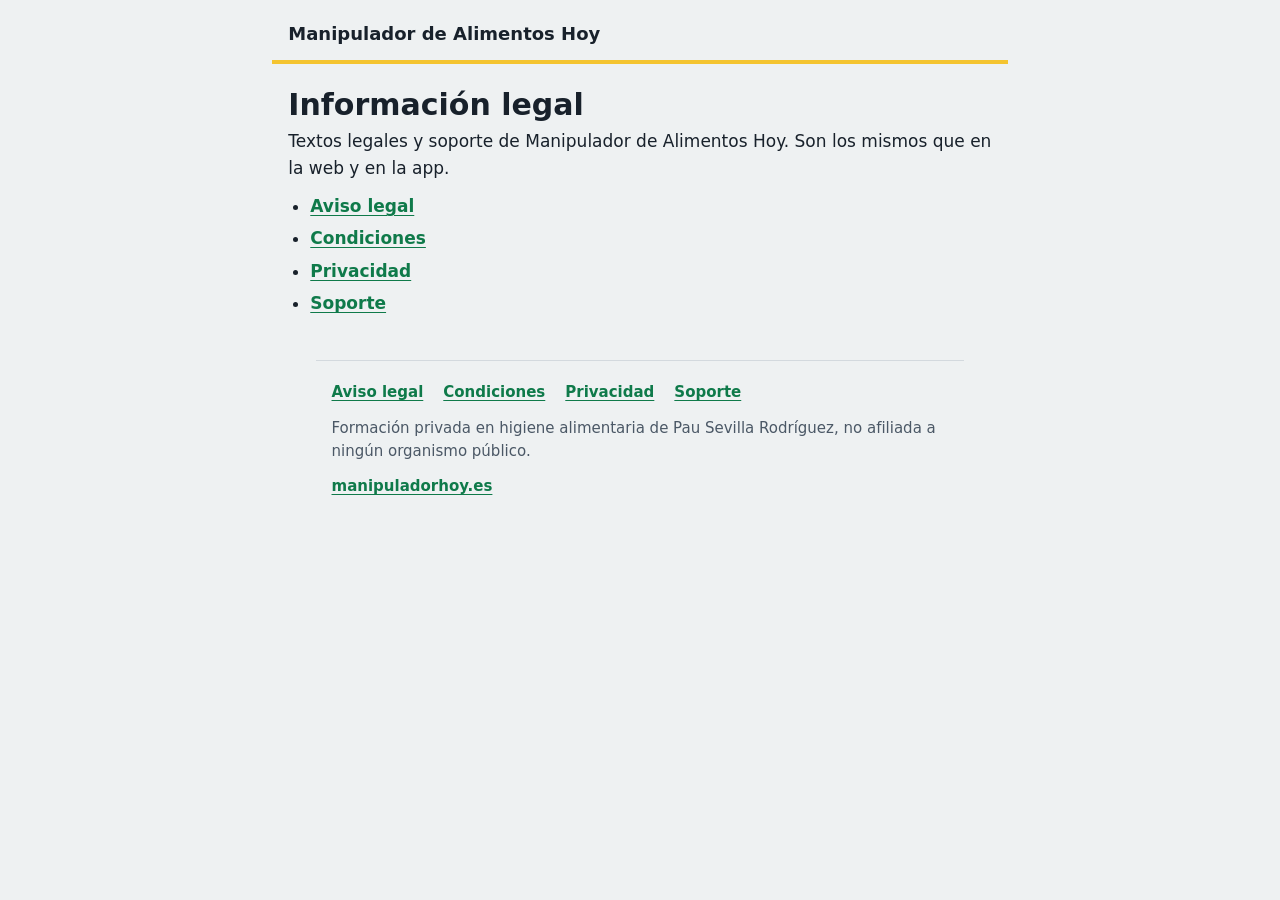
<file: index.html>
<!doctype html>
<html lang="es">
<head>
<meta charset="utf-8">
<meta name="viewport" content="width=device-width, initial-scale=1">
<title>Información legal · Manipulador de Alimentos Hoy</title>
<meta name="description" content="Aviso legal, condiciones, privacidad y soporte de Manipulador de Alimentos Hoy.">
<link rel="stylesheet" href="estilos.css">
</head>
<body>
<a class="saltar" href="#contenido">Ir al contenido</a>
<header><a class="marca" href="index.html">Manipulador de Alimentos Hoy</a></header>
<main id="contenido">
<h1>Información legal</h1>
<p>Textos legales y soporte de Manipulador de Alimentos Hoy. Son los mismos que en la web y en la app.</p>
<ul>
<li><a href="aviso-legal.html">Aviso legal</a></li>
<li><a href="condiciones.html">Condiciones</a></li>
<li><a href="privacidad.html">Privacidad</a></li>
<li><a href="soporte.html">Soporte</a></li>
</ul>
</main>
<footer>
<nav aria-label="Información legal"><a href="aviso-legal.html">Aviso legal</a><a href="condiciones.html">Condiciones</a><a href="privacidad.html">Privacidad</a><a href="soporte.html">Soporte</a></nav>
<p>Formación privada en higiene alimentaria de Pau Sevilla Rodríguez, no afiliada a ningún organismo público.</p>
<p><a href="https://manipuladorhoy.es/">manipuladorhoy.es</a></p>
</footer>
</body>
</html>
</file>
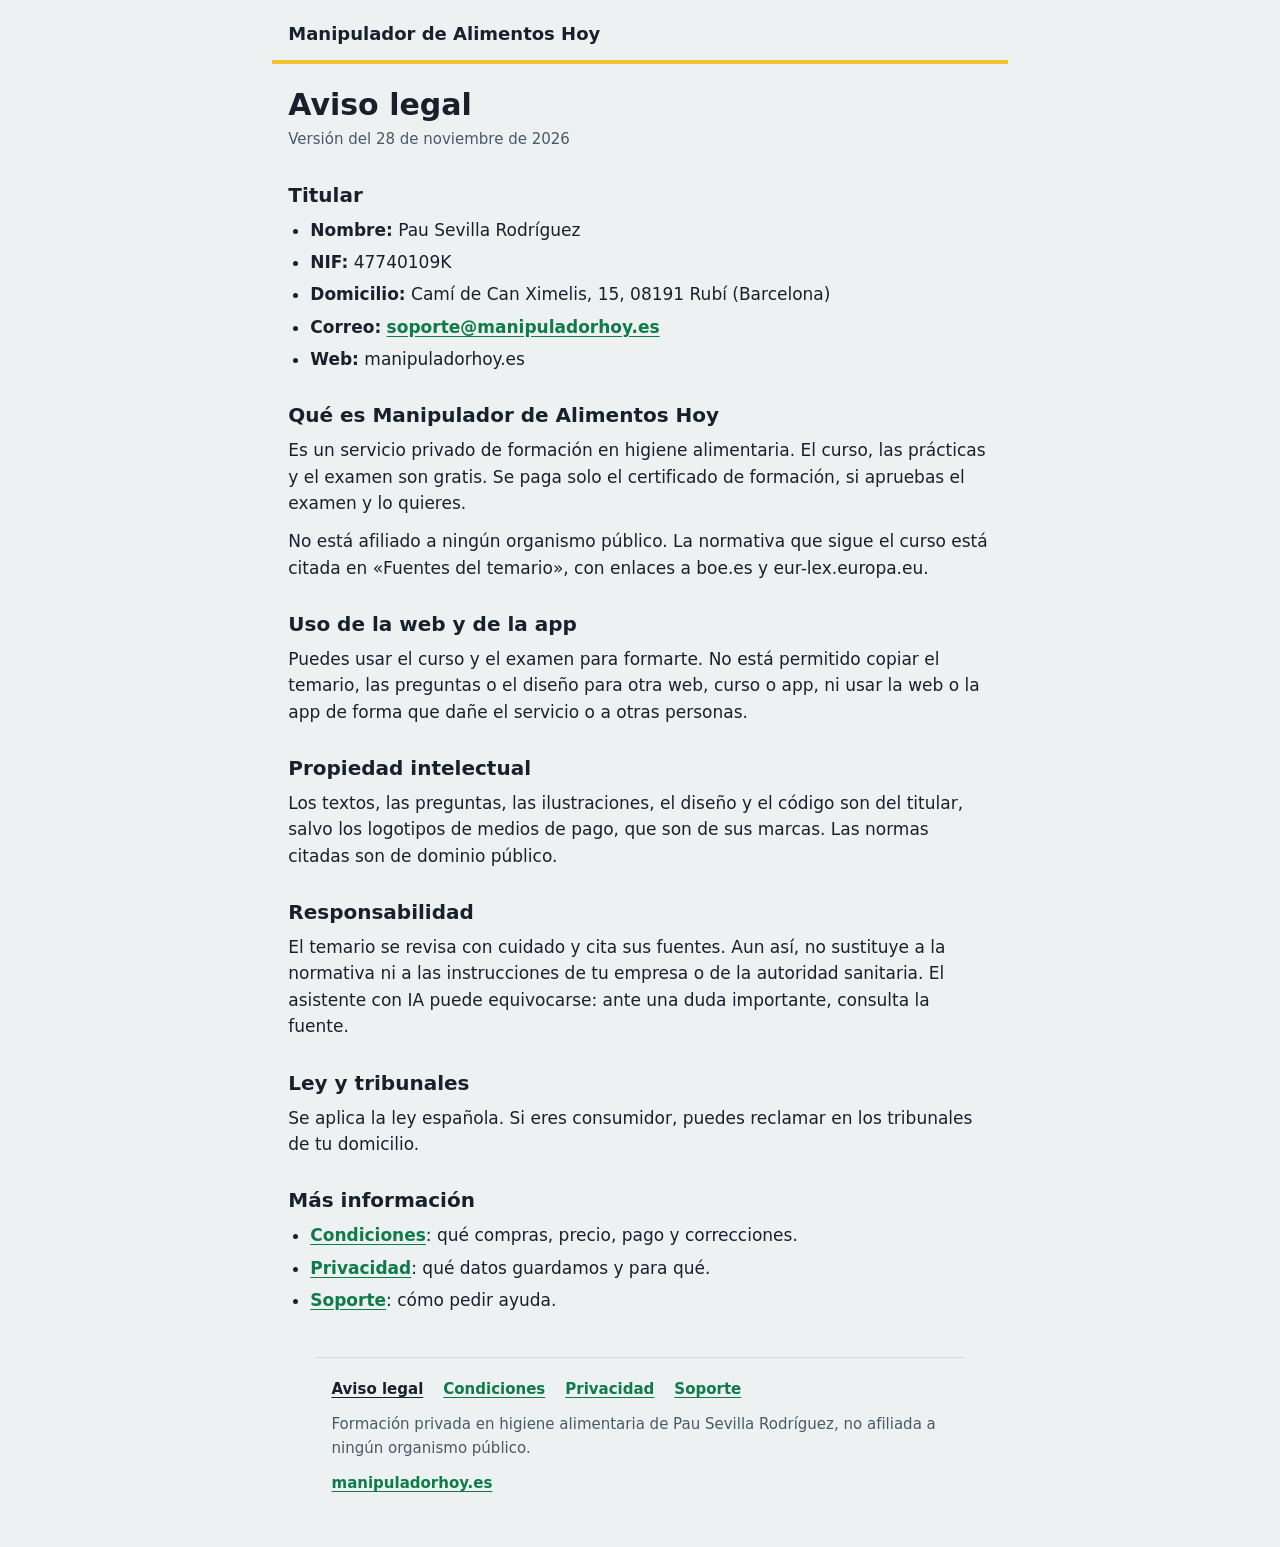
<file: aviso-legal.html>
<!doctype html>
<html lang="es">
<head>
<meta charset="utf-8">
<meta name="viewport" content="width=device-width, initial-scale=1">
<title>Aviso legal · Manipulador de Alimentos Hoy</title>
<meta name="description" content="Aviso legal de Manipulador de Alimentos Hoy.">
<link rel="stylesheet" href="estilos.css">
</head>
<body>
<a class="saltar" href="#contenido">Ir al contenido</a>
<header><a class="marca" href="index.html">Manipulador de Alimentos Hoy</a></header>
<main id="contenido">
<h1>Aviso legal</h1>
<p class="fecha">Versión del 28 de noviembre de 2026</p>
<h2>Titular</h2>
<ul>
<li><strong>Nombre:</strong> Pau Sevilla Rodríguez</li>
<li><strong>NIF:</strong> 47740109K</li>
<li><strong>Domicilio:</strong> Camí de Can Ximelis, 15, 08191 Rubí (Barcelona)</li>
<li><strong>Correo:</strong> <a href="mailto:soporte@manipuladorhoy.es">soporte@manipuladorhoy.es</a></li>
<li><strong>Web:</strong> manipuladorhoy.es</li>
</ul>
<h2>Qué es Manipulador de Alimentos Hoy</h2>
<p>Es un servicio privado de formación en higiene alimentaria. El curso, las prácticas y el examen son gratis. Se paga solo el certificado de formación, si apruebas el examen y lo quieres.</p>
<p>No está afiliado a ningún organismo público. La normativa que sigue el curso está citada en «Fuentes del temario», con enlaces a boe.es y eur-lex.europa.eu.</p>
<h2>Uso de la web y de la app</h2>
<p>Puedes usar el curso y el examen para formarte. No está permitido copiar el temario, las preguntas o el diseño para otra web, curso o app, ni usar la web o la app de forma que dañe el servicio o a otras personas.</p>
<h2>Propiedad intelectual</h2>
<p>Los textos, las preguntas, las ilustraciones, el diseño y el código son del titular, salvo los logotipos de medios de pago, que son de sus marcas. Las normas citadas son de dominio público.</p>
<h2>Responsabilidad</h2>
<p>El temario se revisa con cuidado y cita sus fuentes. Aun así, no sustituye a la normativa ni a las instrucciones de tu empresa o de la autoridad sanitaria. El asistente con IA puede equivocarse: ante una duda importante, consulta la fuente.</p>
<h2>Ley y tribunales</h2>
<p>Se aplica la ley española. Si eres consumidor, puedes reclamar en los tribunales de tu domicilio.</p>
<h2>Más información</h2>
<ul>
<li><a href="condiciones.html">Condiciones</a>: qué compras, precio, pago y correcciones.</li>
<li><a href="privacidad.html">Privacidad</a>: qué datos guardamos y para qué.</li>
<li><a href="soporte.html">Soporte</a>: cómo pedir ayuda.</li>
</ul>
</main>
<footer>
<nav aria-label="Información legal"><a href="aviso-legal.html" aria-current="page">Aviso legal</a><a href="condiciones.html">Condiciones</a><a href="privacidad.html">Privacidad</a><a href="soporte.html">Soporte</a></nav>
<p>Formación privada en higiene alimentaria de Pau Sevilla Rodríguez, no afiliada a ningún organismo público.</p>
<p><a href="https://manipuladorhoy.es/">manipuladorhoy.es</a></p>
</footer>
</body>
</html>
</file>
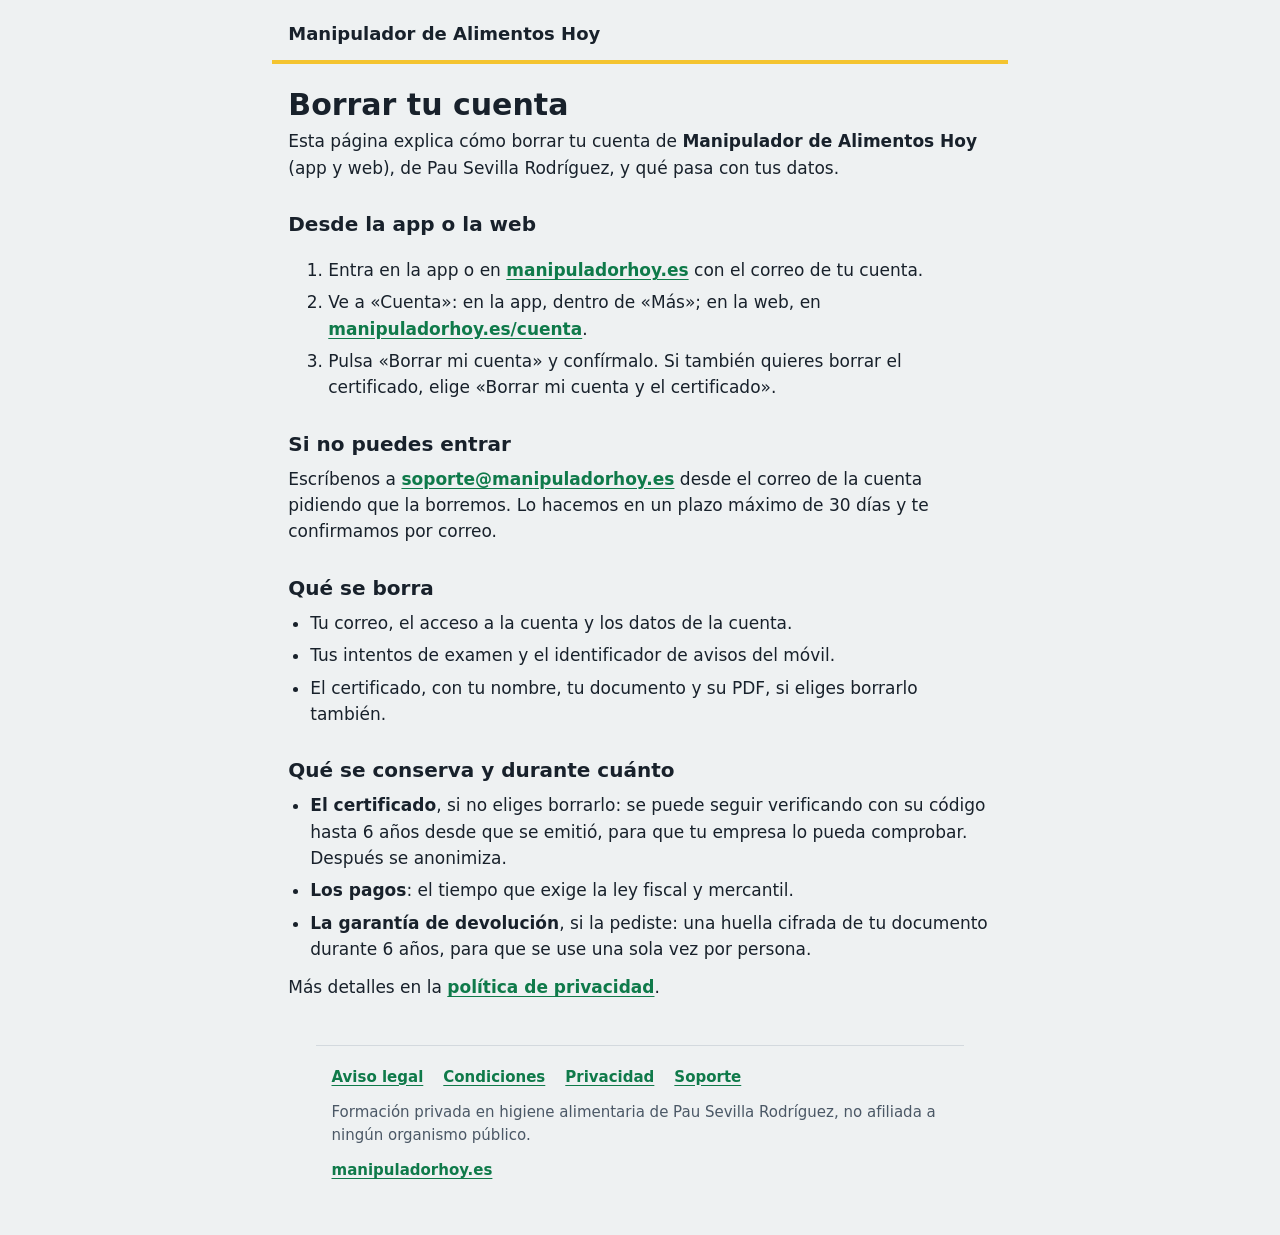
<file: borrar-cuenta.html>
<!doctype html>
<html lang="es">
<head>
<meta charset="utf-8">
<meta name="viewport" content="width=device-width, initial-scale=1">
<title>Borrar tu cuenta · Manipulador de Alimentos Hoy</title>
<meta name="description" content="Cómo borrar tu cuenta de Manipulador de Alimentos Hoy y qué datos se borran.">
<link rel="stylesheet" href="estilos.css">
</head>
<body>
<a class="saltar" href="#contenido">Ir al contenido</a>
<header><a class="marca" href="index.html">Manipulador de Alimentos Hoy</a></header>
<main id="contenido">
<h1>Borrar tu cuenta</h1>
<p>Esta página explica cómo borrar tu cuenta de <strong>Manipulador de Alimentos Hoy</strong> (app y web), de Pau Sevilla Rodríguez, y qué pasa con tus datos.</p>
<h2>Desde la app o la web</h2>
<ol>
<li>Entra en la app o en <a href="https://manipuladorhoy.es/">manipuladorhoy.es</a> con el correo de tu cuenta.</li>
<li>Ve a «Cuenta»: en la app, dentro de «Más»; en la web, en <a href="https://manipuladorhoy.es/cuenta">manipuladorhoy.es/cuenta</a>.</li>
<li>Pulsa «Borrar mi cuenta» y confírmalo. Si también quieres borrar el certificado, elige «Borrar mi cuenta y el certificado».</li>
</ol>
<h2>Si no puedes entrar</h2>
<p>Escríbenos a <a href="mailto:soporte@manipuladorhoy.es?subject=Borrar%20mi%20cuenta">soporte@manipuladorhoy.es</a> desde el correo de la cuenta pidiendo que la borremos. Lo hacemos en un plazo máximo de 30 días y te confirmamos por correo.</p>
<h2>Qué se borra</h2>
<ul>
<li>Tu correo, el acceso a la cuenta y los datos de la cuenta.</li>
<li>Tus intentos de examen y el identificador de avisos del móvil.</li>
<li>El certificado, con tu nombre, tu documento y su PDF, si eliges borrarlo también.</li>
</ul>
<h2>Qué se conserva y durante cuánto</h2>
<ul>
<li><strong>El certificado</strong>, si no eliges borrarlo: se puede seguir verificando con su código hasta 6 años desde que se emitió, para que tu empresa lo pueda comprobar. Después se anonimiza.</li>
<li><strong>Los pagos</strong>: el tiempo que exige la ley fiscal y mercantil.</li>
<li><strong>La garantía de devolución</strong>, si la pediste: una huella cifrada de tu documento durante 6 años, para que se use una sola vez por persona.</li>
</ul>
<p>Más detalles en la <a href="privacidad.html">política de privacidad</a>.</p>
</main>
<footer>
<nav aria-label="Información legal"><a href="aviso-legal.html">Aviso legal</a><a href="condiciones.html">Condiciones</a><a href="privacidad.html">Privacidad</a><a href="soporte.html">Soporte</a></nav>
<p>Formación privada en higiene alimentaria de Pau Sevilla Rodríguez, no afiliada a ningún organismo público.</p>
<p><a href="https://manipuladorhoy.es/">manipuladorhoy.es</a></p>
</footer>
</body>
</html>
</file>
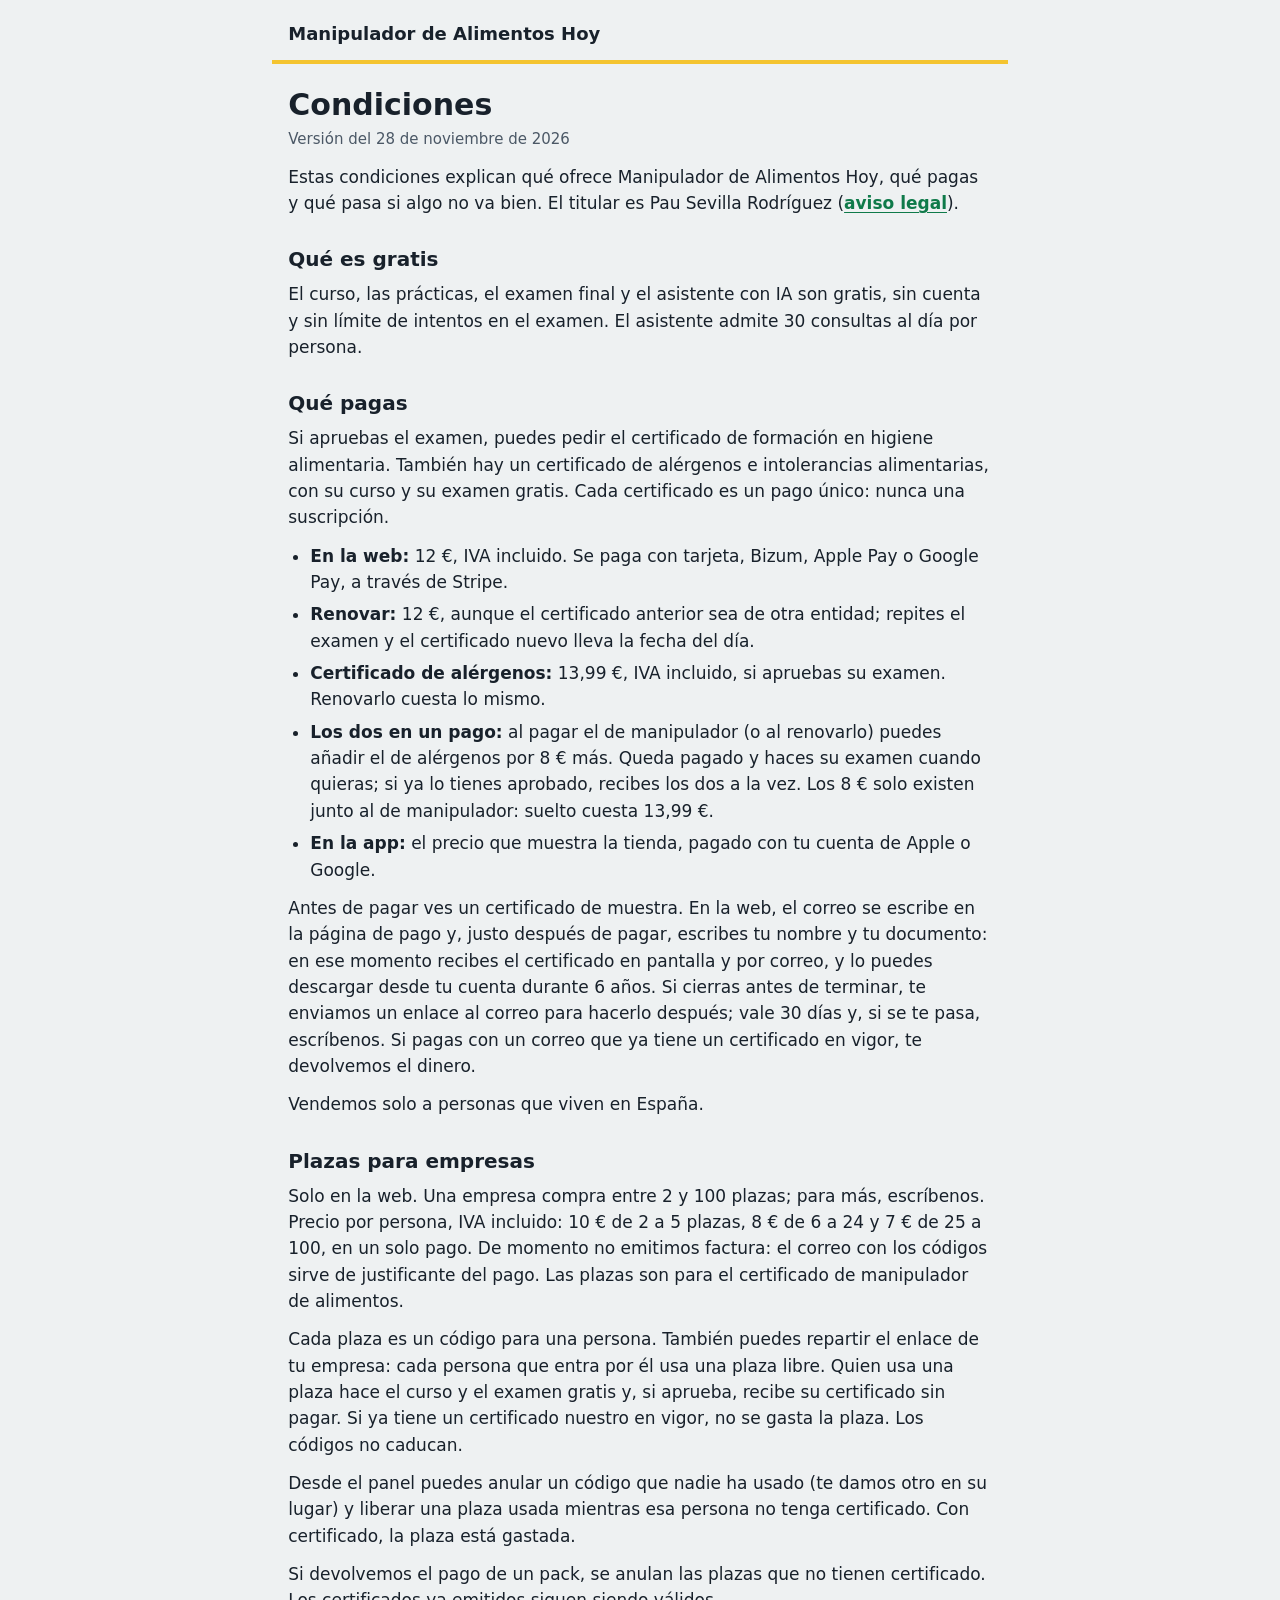
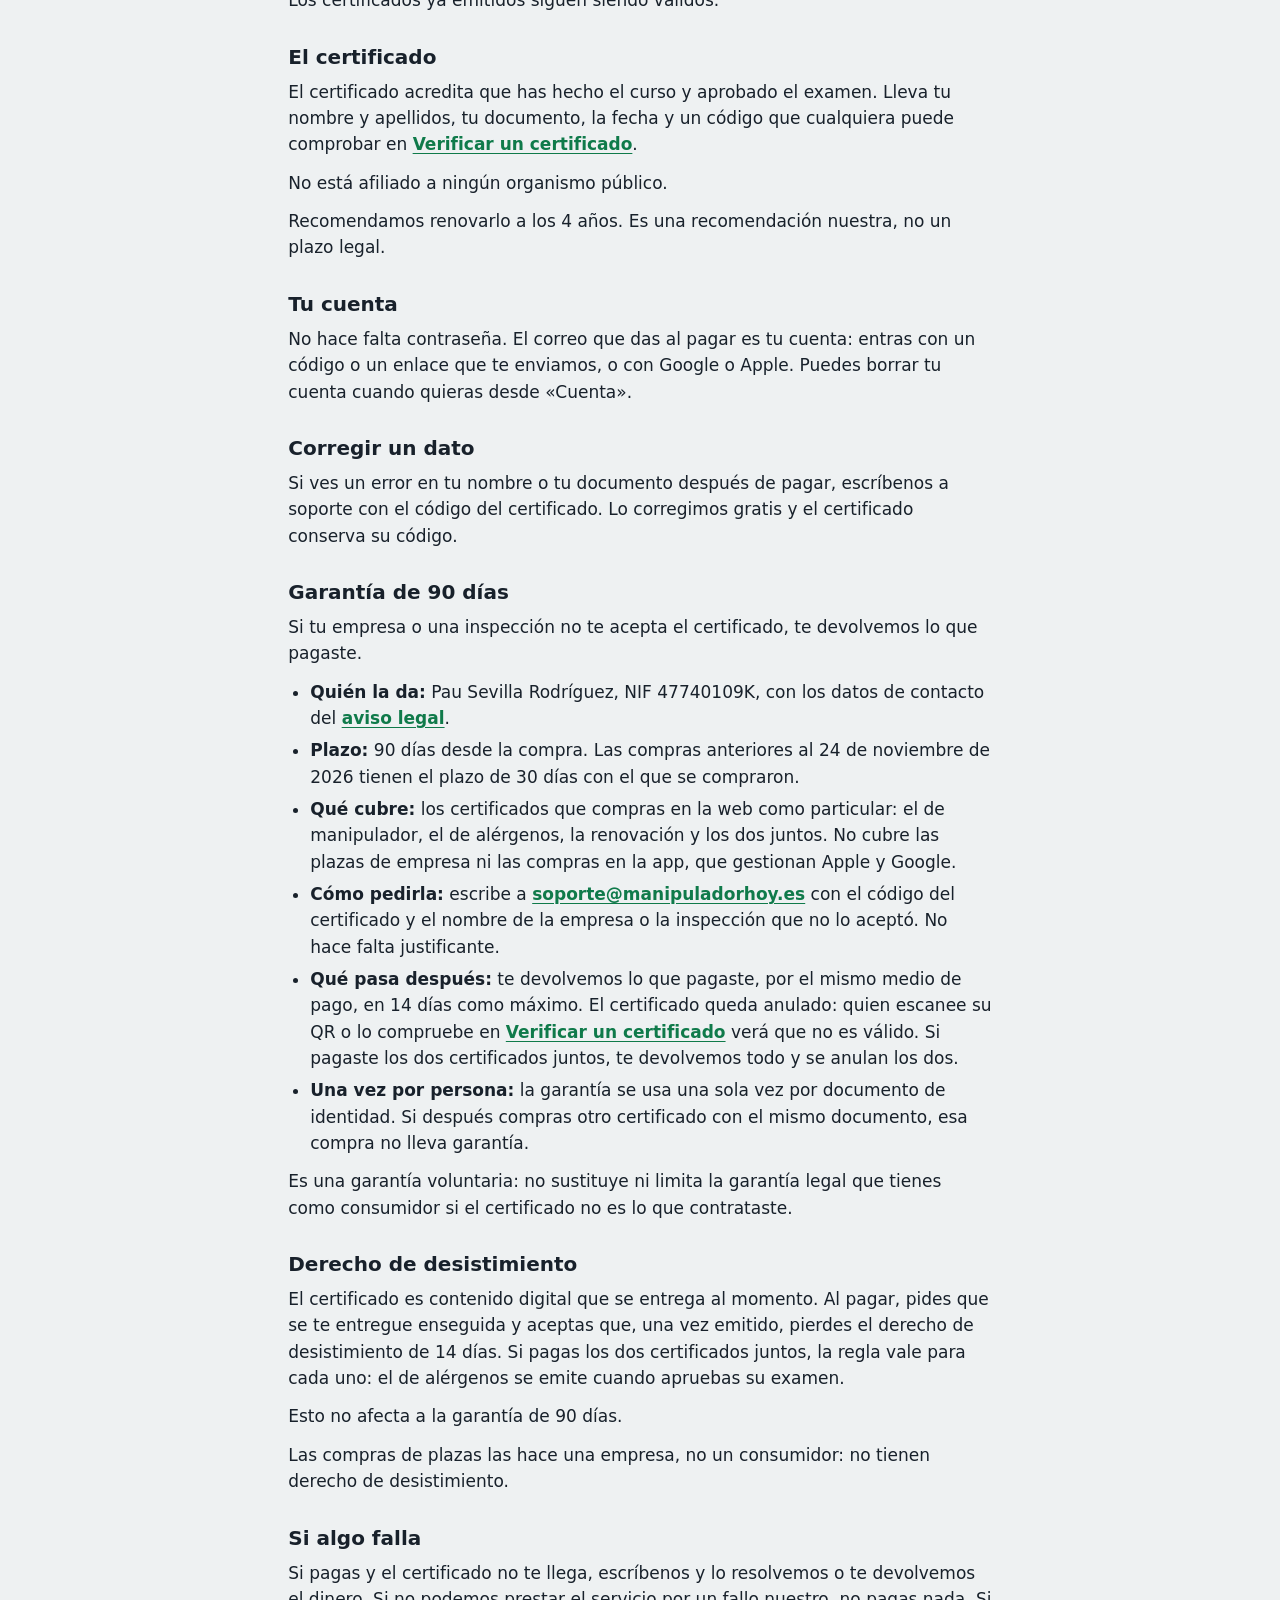
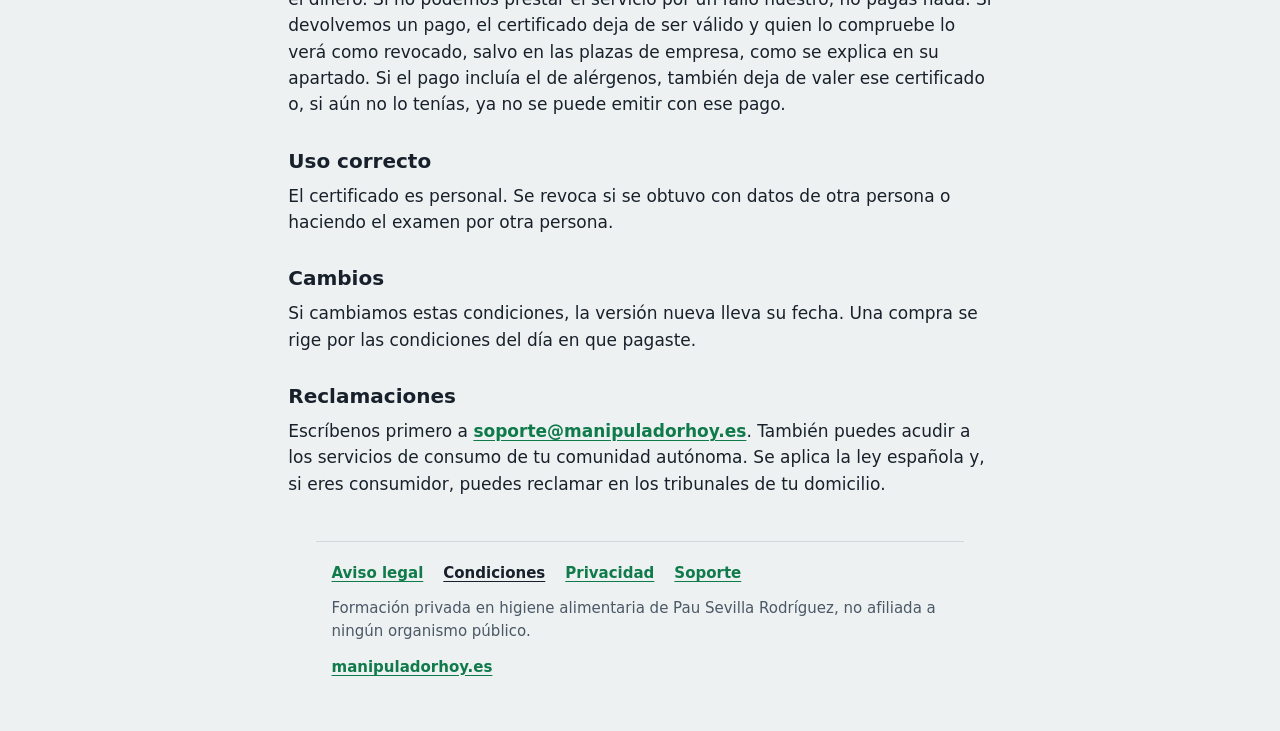
<file: condiciones.html>
<!doctype html>
<html lang="es">
<head>
<meta charset="utf-8">
<meta name="viewport" content="width=device-width, initial-scale=1">
<title>Condiciones · Manipulador de Alimentos Hoy</title>
<meta name="description" content="Condiciones de Manipulador de Alimentos Hoy.">
<link rel="stylesheet" href="estilos.css">
</head>
<body>
<a class="saltar" href="#contenido">Ir al contenido</a>
<header><a class="marca" href="index.html">Manipulador de Alimentos Hoy</a></header>
<main id="contenido">
<h1>Condiciones</h1>
<p class="fecha">Versión del 28 de noviembre de 2026</p>
<p>Estas condiciones explican qué ofrece Manipulador de Alimentos Hoy, qué pagas y qué pasa si algo no va bien. El titular es Pau Sevilla Rodríguez (<a href="aviso-legal.html">aviso legal</a>).</p>
<h2>Qué es gratis</h2>
<p>El curso, las prácticas, el examen final y el asistente con IA son gratis, sin cuenta y sin límite de intentos en el examen. El asistente admite 30 consultas al día por persona.</p>
<h2>Qué pagas</h2>
<p>Si apruebas el examen, puedes pedir el certificado de formación en higiene alimentaria. También hay un certificado de alérgenos e intolerancias alimentarias, con su curso y su examen gratis. Cada certificado es un pago único: nunca una suscripción.</p>
<ul>
<li><strong>En la web:</strong> 12 €, IVA incluido. Se paga con tarjeta, Bizum, Apple Pay o Google Pay, a través de Stripe.</li>
<li><strong>Renovar:</strong> 12 €, aunque el certificado anterior sea de otra entidad; repites el examen y el certificado nuevo lleva la fecha del día.</li>
<li><strong>Certificado de alérgenos:</strong> 13,99 €, IVA incluido, si apruebas su examen. Renovarlo cuesta lo mismo.</li>
<li><strong>Los dos en un pago:</strong> al pagar el de manipulador (o al renovarlo) puedes añadir el de alérgenos por 8 € más. Queda pagado y haces su examen cuando quieras; si ya lo tienes aprobado, recibes los dos a la vez. Los 8 € solo existen junto al de manipulador: suelto cuesta 13,99 €.</li>
<li><strong>En la app:</strong> el precio que muestra la tienda, pagado con tu cuenta de Apple o Google.</li>
</ul>
<p>Antes de pagar ves un certificado de muestra. En la web, el correo se escribe en la página de pago y, justo después de pagar, escribes tu nombre y tu documento: en ese momento recibes el certificado en pantalla y por correo, y lo puedes descargar desde tu cuenta durante 6 años. Si cierras antes de terminar, te enviamos un enlace al correo para hacerlo después; vale 30 días y, si se te pasa, escríbenos. Si pagas con un correo que ya tiene un certificado en vigor, te devolvemos el dinero.</p>
<p>Vendemos solo a personas que viven en España.</p>
<h2>Plazas para empresas</h2>
<p>Solo en la web. Una empresa compra entre 2 y 100 plazas; para más, escríbenos. Precio por persona, IVA incluido: 10 € de 2 a 5 plazas, 8 € de 6 a 24 y 7 € de 25 a 100, en un solo pago. De momento no emitimos factura: el correo con los códigos sirve de justificante del pago. Las plazas son para el certificado de manipulador de alimentos.</p>
<p>Cada plaza es un código para una persona. También puedes repartir el enlace de tu empresa: cada persona que entra por él usa una plaza libre. Quien usa una plaza hace el curso y el examen gratis y, si aprueba, recibe su certificado sin pagar. Si ya tiene un certificado nuestro en vigor, no se gasta la plaza. Los códigos no caducan.</p>
<p>Desde el panel puedes anular un código que nadie ha usado (te damos otro en su lugar) y liberar una plaza usada mientras esa persona no tenga certificado. Con certificado, la plaza está gastada.</p>
<p>Si devolvemos el pago de un pack, se anulan las plazas que no tienen certificado. Los certificados ya emitidos siguen siendo válidos.</p>
<h2>El certificado</h2>
<p>El certificado acredita que has hecho el curso y aprobado el examen. Lleva tu nombre y apellidos, tu documento, la fecha y un código que cualquiera puede comprobar en <a href="https://manipuladorhoy.es/verificar">Verificar un certificado</a>.</p>
<p>No está afiliado a ningún organismo público.</p>
<p>Recomendamos renovarlo a los 4 años. Es una recomendación nuestra, no un plazo legal.</p>
<h2>Tu cuenta</h2>
<p>No hace falta contraseña. El correo que das al pagar es tu cuenta: entras con un código o un enlace que te enviamos, o con Google o Apple. Puedes borrar tu cuenta cuando quieras desde «Cuenta».</p>
<h2>Corregir un dato</h2>
<p>Si ves un error en tu nombre o tu documento después de pagar, escríbenos a soporte con el código del certificado. Lo corregimos gratis y el certificado conserva su código.</p>
<h2>Garantía de 90 días</h2>
<p>Si tu empresa o una inspección no te acepta el certificado, te devolvemos lo que pagaste.</p>
<ul>
<li><strong>Quién la da:</strong> Pau Sevilla Rodríguez, NIF 47740109K, con los datos de contacto del <a href="aviso-legal.html">aviso legal</a>.</li>
<li><strong>Plazo:</strong> 90 días desde la compra. Las compras anteriores al 24 de noviembre de 2026 tienen el plazo de 30 días con el que se compraron.</li>
<li><strong>Qué cubre:</strong> los certificados que compras en la web como particular: el de manipulador, el de alérgenos, la renovación y los dos juntos. No cubre las plazas de empresa ni las compras en la app, que gestionan Apple y Google.</li>
<li><strong>Cómo pedirla:</strong> escribe a <a href="mailto:soporte@manipuladorhoy.es">soporte@manipuladorhoy.es</a> con el código del certificado y el nombre de la empresa o la inspección que no lo aceptó. No hace falta justificante.</li>
<li><strong>Qué pasa después:</strong> te devolvemos lo que pagaste, por el mismo medio de pago, en 14 días como máximo. El certificado queda anulado: quien escanee su QR o lo compruebe en <a href="https://manipuladorhoy.es/verificar">Verificar un certificado</a> verá que no es válido. Si pagaste los dos certificados juntos, te devolvemos todo y se anulan los dos.</li>
<li><strong>Una vez por persona:</strong> la garantía se usa una sola vez por documento de identidad. Si después compras otro certificado con el mismo documento, esa compra no lleva garantía.</li>
</ul>
<p>Es una garantía voluntaria: no sustituye ni limita la garantía legal que tienes como consumidor si el certificado no es lo que contrataste.</p>
<h2>Derecho de desistimiento</h2>
<p>El certificado es contenido digital que se entrega al momento. Al pagar, pides que se te entregue enseguida y aceptas que, una vez emitido, pierdes el derecho de desistimiento de 14 días. Si pagas los dos certificados juntos, la regla vale para cada uno: el de alérgenos se emite cuando apruebas su examen.</p>
<p>Esto no afecta a la garantía de 90 días.</p>
<p>Las compras de plazas las hace una empresa, no un consumidor: no tienen derecho de desistimiento.</p>
<h2>Si algo falla</h2>
<p>Si pagas y el certificado no te llega, escríbenos y lo resolvemos o te devolvemos el dinero. Si no podemos prestar el servicio por un fallo nuestro, no pagas nada. Si devolvemos un pago, el certificado deja de ser válido y quien lo compruebe lo verá como revocado, salvo en las plazas de empresa, como se explica en su apartado. Si el pago incluía el de alérgenos, también deja de valer ese certificado o, si aún no lo tenías, ya no se puede emitir con ese pago.</p>
<h2>Uso correcto</h2>
<p>El certificado es personal. Se revoca si se obtuvo con datos de otra persona o haciendo el examen por otra persona.</p>
<h2>Cambios</h2>
<p>Si cambiamos estas condiciones, la versión nueva lleva su fecha. Una compra se rige por las condiciones del día en que pagaste.</p>
<h2>Reclamaciones</h2>
<p>Escríbenos primero a <a href="mailto:soporte@manipuladorhoy.es">soporte@manipuladorhoy.es</a>. También puedes acudir a los servicios de consumo de tu comunidad autónoma. Se aplica la ley española y, si eres consumidor, puedes reclamar en los tribunales de tu domicilio.</p>
</main>
<footer>
<nav aria-label="Información legal"><a href="aviso-legal.html">Aviso legal</a><a href="condiciones.html" aria-current="page">Condiciones</a><a href="privacidad.html">Privacidad</a><a href="soporte.html">Soporte</a></nav>
<p>Formación privada en higiene alimentaria de Pau Sevilla Rodríguez, no afiliada a ningún organismo público.</p>
<p><a href="https://manipuladorhoy.es/">manipuladorhoy.es</a></p>
</footer>
</body>
</html>
</file>
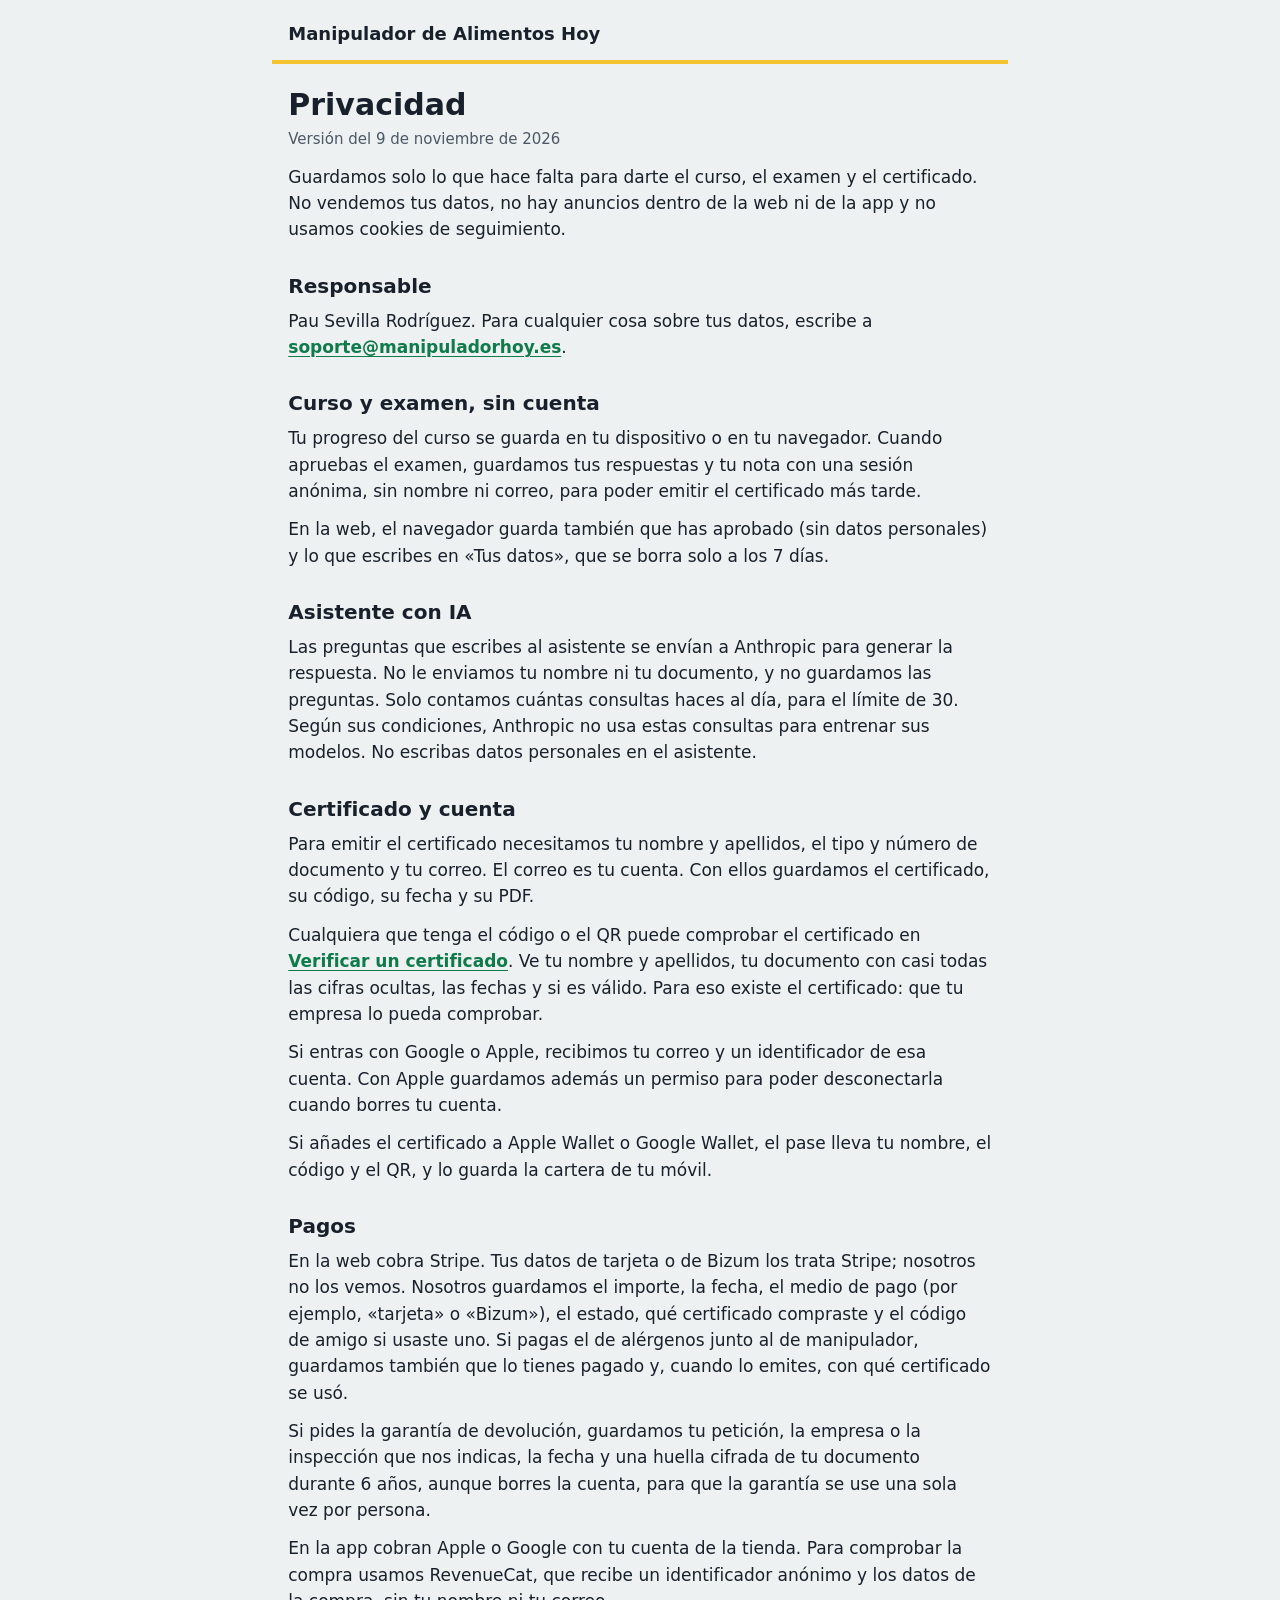
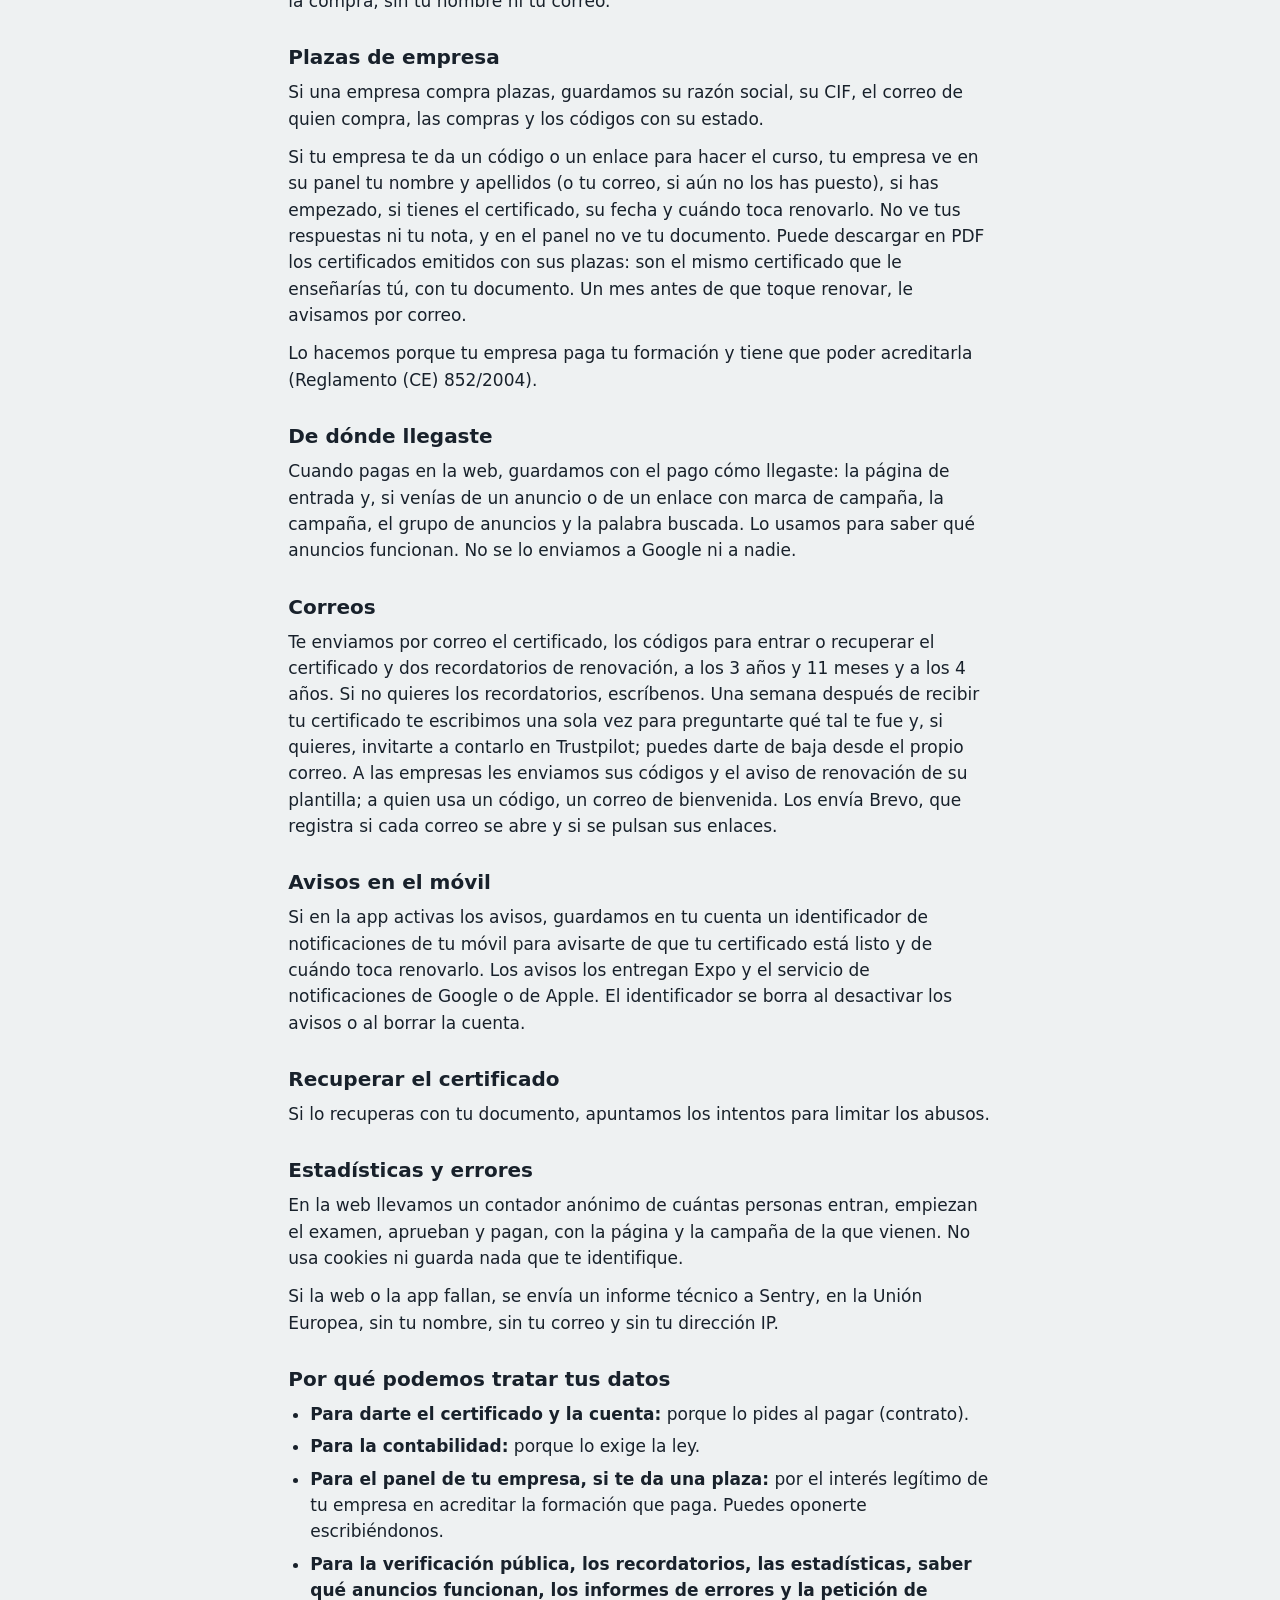
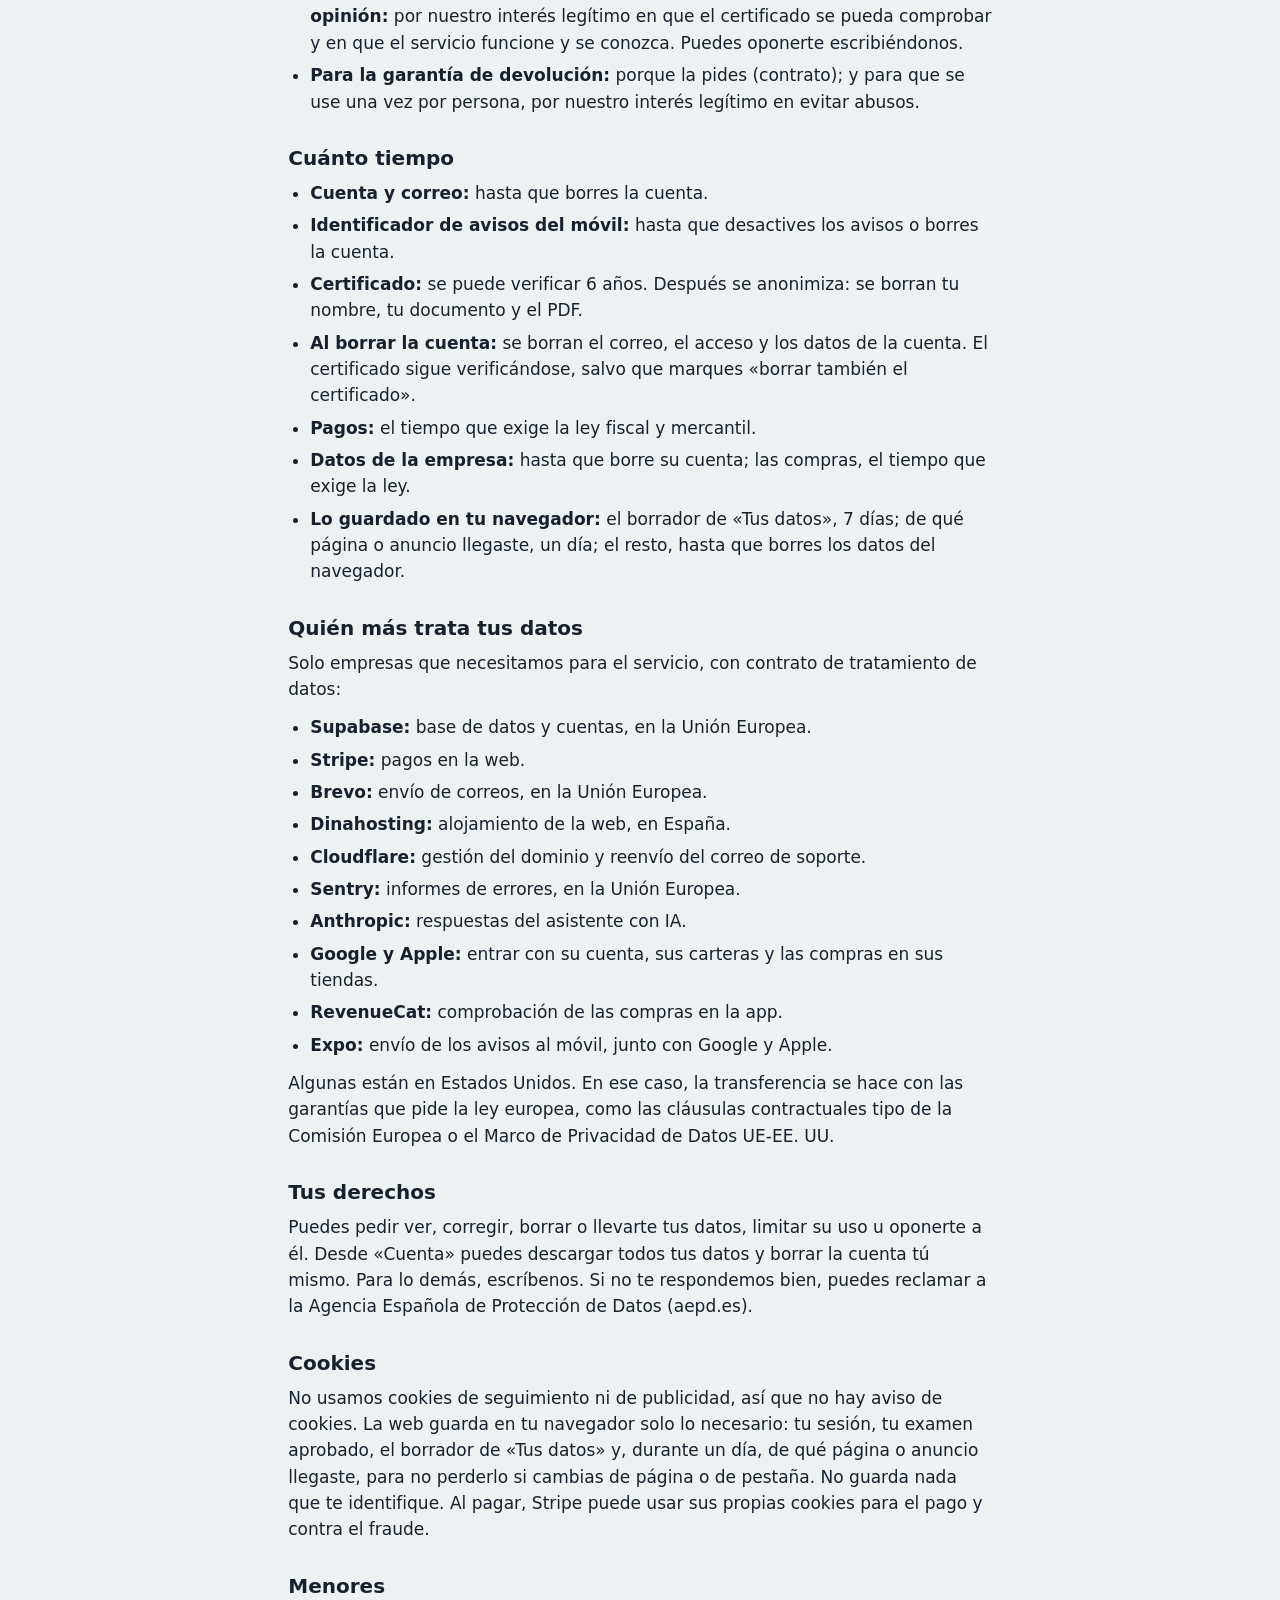
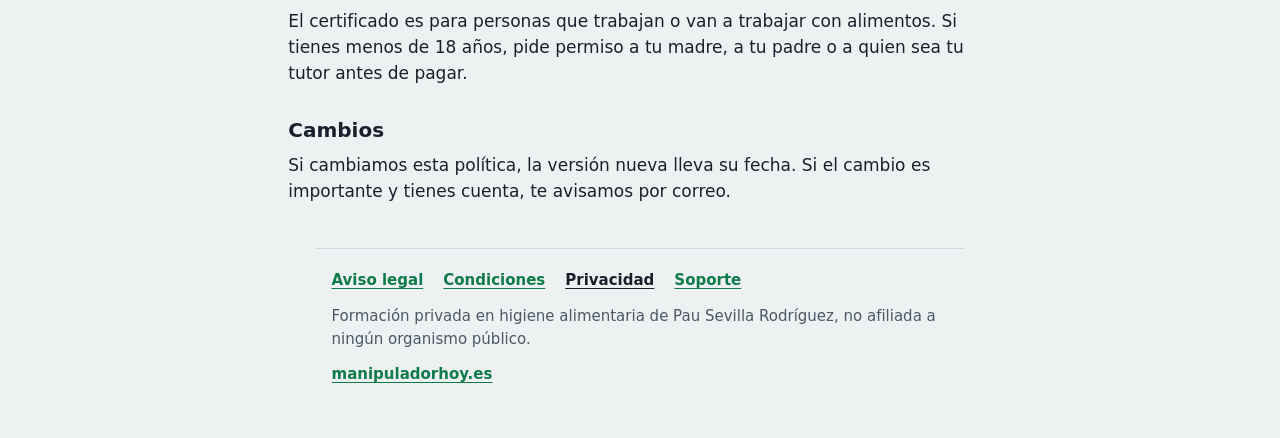
<file: privacidad.html>
<!doctype html>
<html lang="es">
<head>
<meta charset="utf-8">
<meta name="viewport" content="width=device-width, initial-scale=1">
<title>Privacidad · Manipulador de Alimentos Hoy</title>
<meta name="description" content="Privacidad de Manipulador de Alimentos Hoy.">
<link rel="stylesheet" href="estilos.css">
</head>
<body>
<a class="saltar" href="#contenido">Ir al contenido</a>
<header><a class="marca" href="index.html">Manipulador de Alimentos Hoy</a></header>
<main id="contenido">
<h1>Privacidad</h1>
<p class="fecha">Versión del 9 de noviembre de 2026</p>
<p>Guardamos solo lo que hace falta para darte el curso, el examen y el certificado. No vendemos tus datos, no hay anuncios dentro de la web ni de la app y no usamos cookies de seguimiento.</p>
<h2>Responsable</h2>
<p>Pau Sevilla Rodríguez. Para cualquier cosa sobre tus datos, escribe a <a href="mailto:soporte@manipuladorhoy.es">soporte@manipuladorhoy.es</a>.</p>
<h2>Curso y examen, sin cuenta</h2>
<p>Tu progreso del curso se guarda en tu dispositivo o en tu navegador. Cuando apruebas el examen, guardamos tus respuestas y tu nota con una sesión anónima, sin nombre ni correo, para poder emitir el certificado más tarde.</p>
<p>En la web, el navegador guarda también que has aprobado (sin datos personales) y lo que escribes en «Tus datos», que se borra solo a los 7 días.</p>
<h2>Asistente con IA</h2>
<p>Las preguntas que escribes al asistente se envían a Anthropic para generar la respuesta. No le enviamos tu nombre ni tu documento, y no guardamos las preguntas. Solo contamos cuántas consultas haces al día, para el límite de 30. Según sus condiciones, Anthropic no usa estas consultas para entrenar sus modelos. No escribas datos personales en el asistente.</p>
<h2>Certificado y cuenta</h2>
<p>Para emitir el certificado necesitamos tu nombre y apellidos, el tipo y número de documento y tu correo. El correo es tu cuenta. Con ellos guardamos el certificado, su código, su fecha y su PDF.</p>
<p>Cualquiera que tenga el código o el QR puede comprobar el certificado en <a href="https://manipuladorhoy.es/verificar">Verificar un certificado</a>. Ve tu nombre y apellidos, tu documento con casi todas las cifras ocultas, las fechas y si es válido. Para eso existe el certificado: que tu empresa lo pueda comprobar.</p>
<p>Si entras con Google o Apple, recibimos tu correo y un identificador de esa cuenta. Con Apple guardamos además un permiso para poder desconectarla cuando borres tu cuenta.</p>
<p>Si añades el certificado a Apple Wallet o Google Wallet, el pase lleva tu nombre, el código y el QR, y lo guarda la cartera de tu móvil.</p>
<h2>Pagos</h2>
<p>En la web cobra Stripe. Tus datos de tarjeta o de Bizum los trata Stripe; nosotros no los vemos. Nosotros guardamos el importe, la fecha, el medio de pago (por ejemplo, «tarjeta» o «Bizum»), el estado, qué certificado compraste y el código de amigo si usaste uno. Si pagas el de alérgenos junto al de manipulador, guardamos también que lo tienes pagado y, cuando lo emites, con qué certificado se usó.</p>
<p>Si pides la garantía de devolución, guardamos tu petición, la empresa o la inspección que nos indicas, la fecha y una huella cifrada de tu documento durante 6 años, aunque borres la cuenta, para que la garantía se use una sola vez por persona.</p>
<p>En la app cobran Apple o Google con tu cuenta de la tienda. Para comprobar la compra usamos RevenueCat, que recibe un identificador anónimo y los datos de la compra, sin tu nombre ni tu correo.</p>
<h2>Plazas de empresa</h2>
<p>Si una empresa compra plazas, guardamos su razón social, su CIF, el correo de quien compra, las compras y los códigos con su estado.</p>
<p>Si tu empresa te da un código o un enlace para hacer el curso, tu empresa ve en su panel tu nombre y apellidos (o tu correo, si aún no los has puesto), si has empezado, si tienes el certificado, su fecha y cuándo toca renovarlo. No ve tus respuestas ni tu nota, y en el panel no ve tu documento. Puede descargar en PDF los certificados emitidos con sus plazas: son el mismo certificado que le enseñarías tú, con tu documento. Un mes antes de que toque renovar, le avisamos por correo.</p>
<p>Lo hacemos porque tu empresa paga tu formación y tiene que poder acreditarla (Reglamento (CE) 852/2004).</p>
<h2>De dónde llegaste</h2>
<p>Cuando pagas en la web, guardamos con el pago cómo llegaste: la página de entrada y, si venías de un anuncio o de un enlace con marca de campaña, la campaña, el grupo de anuncios y la palabra buscada. Lo usamos para saber qué anuncios funcionan. No se lo enviamos a Google ni a nadie.</p>
<h2>Correos</h2>
<p>Te enviamos por correo el certificado, los códigos para entrar o recuperar el certificado y dos recordatorios de renovación, a los 3 años y 11 meses y a los 4 años. Si no quieres los recordatorios, escríbenos. Una semana después de recibir tu certificado te escribimos una sola vez para preguntarte qué tal te fue y, si quieres, invitarte a contarlo en Trustpilot; puedes darte de baja desde el propio correo. A las empresas les enviamos sus códigos y el aviso de renovación de su plantilla; a quien usa un código, un correo de bienvenida. Los envía Brevo, que registra si cada correo se abre y si se pulsan sus enlaces.</p>
<h2>Avisos en el móvil</h2>
<p>Si en la app activas los avisos, guardamos en tu cuenta un identificador de notificaciones de tu móvil para avisarte de que tu certificado está listo y de cuándo toca renovarlo. Los avisos los entregan Expo y el servicio de notificaciones de Google o de Apple. El identificador se borra al desactivar los avisos o al borrar la cuenta.</p>
<h2>Recuperar el certificado</h2>
<p>Si lo recuperas con tu documento, apuntamos los intentos para limitar los abusos.</p>
<h2>Estadísticas y errores</h2>
<p>En la web llevamos un contador anónimo de cuántas personas entran, empiezan el examen, aprueban y pagan, con la página y la campaña de la que vienen. No usa cookies ni guarda nada que te identifique.</p>
<p>Si la web o la app fallan, se envía un informe técnico a Sentry, en la Unión Europea, sin tu nombre, sin tu correo y sin tu dirección IP.</p>
<h2>Por qué podemos tratar tus datos</h2>
<ul>
<li><strong>Para darte el certificado y la cuenta:</strong> porque lo pides al pagar (contrato).</li>
<li><strong>Para la contabilidad:</strong> porque lo exige la ley.</li>
<li><strong>Para el panel de tu empresa, si te da una plaza:</strong> por el interés legítimo de tu empresa en acreditar la formación que paga. Puedes oponerte escribiéndonos.</li>
<li><strong>Para la verificación pública, los recordatorios, las estadísticas, saber qué anuncios funcionan, los informes de errores y la petición de opinión:</strong> por nuestro interés legítimo en que el certificado se pueda comprobar y en que el servicio funcione y se conozca. Puedes oponerte escribiéndonos.</li>
<li><strong>Para la garantía de devolución:</strong> porque la pides (contrato); y para que se use una vez por persona, por nuestro interés legítimo en evitar abusos.</li>
</ul>
<h2>Cuánto tiempo</h2>
<ul>
<li><strong>Cuenta y correo:</strong> hasta que borres la cuenta.</li>
<li><strong>Identificador de avisos del móvil:</strong> hasta que desactives los avisos o borres la cuenta.</li>
<li><strong>Certificado:</strong> se puede verificar 6 años. Después se anonimiza: se borran tu nombre, tu documento y el PDF.</li>
<li><strong>Al borrar la cuenta:</strong> se borran el correo, el acceso y los datos de la cuenta. El certificado sigue verificándose, salvo que marques «borrar también el certificado».</li>
<li><strong>Pagos:</strong> el tiempo que exige la ley fiscal y mercantil.</li>
<li><strong>Datos de la empresa:</strong> hasta que borre su cuenta; las compras, el tiempo que exige la ley.</li>
<li><strong>Lo guardado en tu navegador:</strong> el borrador de «Tus datos», 7 días; de qué página o anuncio llegaste, un día; el resto, hasta que borres los datos del navegador.</li>
</ul>
<h2>Quién más trata tus datos</h2>
<p>Solo empresas que necesitamos para el servicio, con contrato de tratamiento de datos:</p>
<ul>
<li><strong>Supabase:</strong> base de datos y cuentas, en la Unión Europea.</li>
<li><strong>Stripe:</strong> pagos en la web.</li>
<li><strong>Brevo:</strong> envío de correos, en la Unión Europea.</li>
<li><strong>Dinahosting:</strong> alojamiento de la web, en España.</li>
<li><strong>Cloudflare:</strong> gestión del dominio y reenvío del correo de soporte.</li>
<li><strong>Sentry:</strong> informes de errores, en la Unión Europea.</li>
<li><strong>Anthropic:</strong> respuestas del asistente con IA.</li>
<li><strong>Google y Apple:</strong> entrar con su cuenta, sus carteras y las compras en sus tiendas.</li>
<li><strong>RevenueCat:</strong> comprobación de las compras en la app.</li>
<li><strong>Expo:</strong> envío de los avisos al móvil, junto con Google y Apple.</li>
</ul>
<p>Algunas están en Estados Unidos. En ese caso, la transferencia se hace con las garantías que pide la ley europea, como las cláusulas contractuales tipo de la Comisión Europea o el Marco de Privacidad de Datos UE-EE. UU.</p>
<h2>Tus derechos</h2>
<p>Puedes pedir ver, corregir, borrar o llevarte tus datos, limitar su uso u oponerte a él. Desde «Cuenta» puedes descargar todos tus datos y borrar la cuenta tú mismo. Para lo demás, escríbenos. Si no te respondemos bien, puedes reclamar a la Agencia Española de Protección de Datos (aepd.es).</p>
<h2>Cookies</h2>
<p>No usamos cookies de seguimiento ni de publicidad, así que no hay aviso de cookies. La web guarda en tu navegador solo lo necesario: tu sesión, tu examen aprobado, el borrador de «Tus datos» y, durante un día, de qué página o anuncio llegaste, para no perderlo si cambias de página o de pestaña. No guarda nada que te identifique. Al pagar, Stripe puede usar sus propias cookies para el pago y contra el fraude.</p>
<h2>Menores</h2>
<p>El certificado es para personas que trabajan o van a trabajar con alimentos. Si tienes menos de 18 años, pide permiso a tu madre, a tu padre o a quien sea tu tutor antes de pagar.</p>
<h2>Cambios</h2>
<p>Si cambiamos esta política, la versión nueva lleva su fecha. Si el cambio es importante y tienes cuenta, te avisamos por correo.</p>
</main>
<footer>
<nav aria-label="Información legal"><a href="aviso-legal.html">Aviso legal</a><a href="condiciones.html">Condiciones</a><a href="privacidad.html" aria-current="page">Privacidad</a><a href="soporte.html">Soporte</a></nav>
<p>Formación privada en higiene alimentaria de Pau Sevilla Rodríguez, no afiliada a ningún organismo público.</p>
<p><a href="https://manipuladorhoy.es/">manipuladorhoy.es</a></p>
</footer>
</body>
</html>
</file>
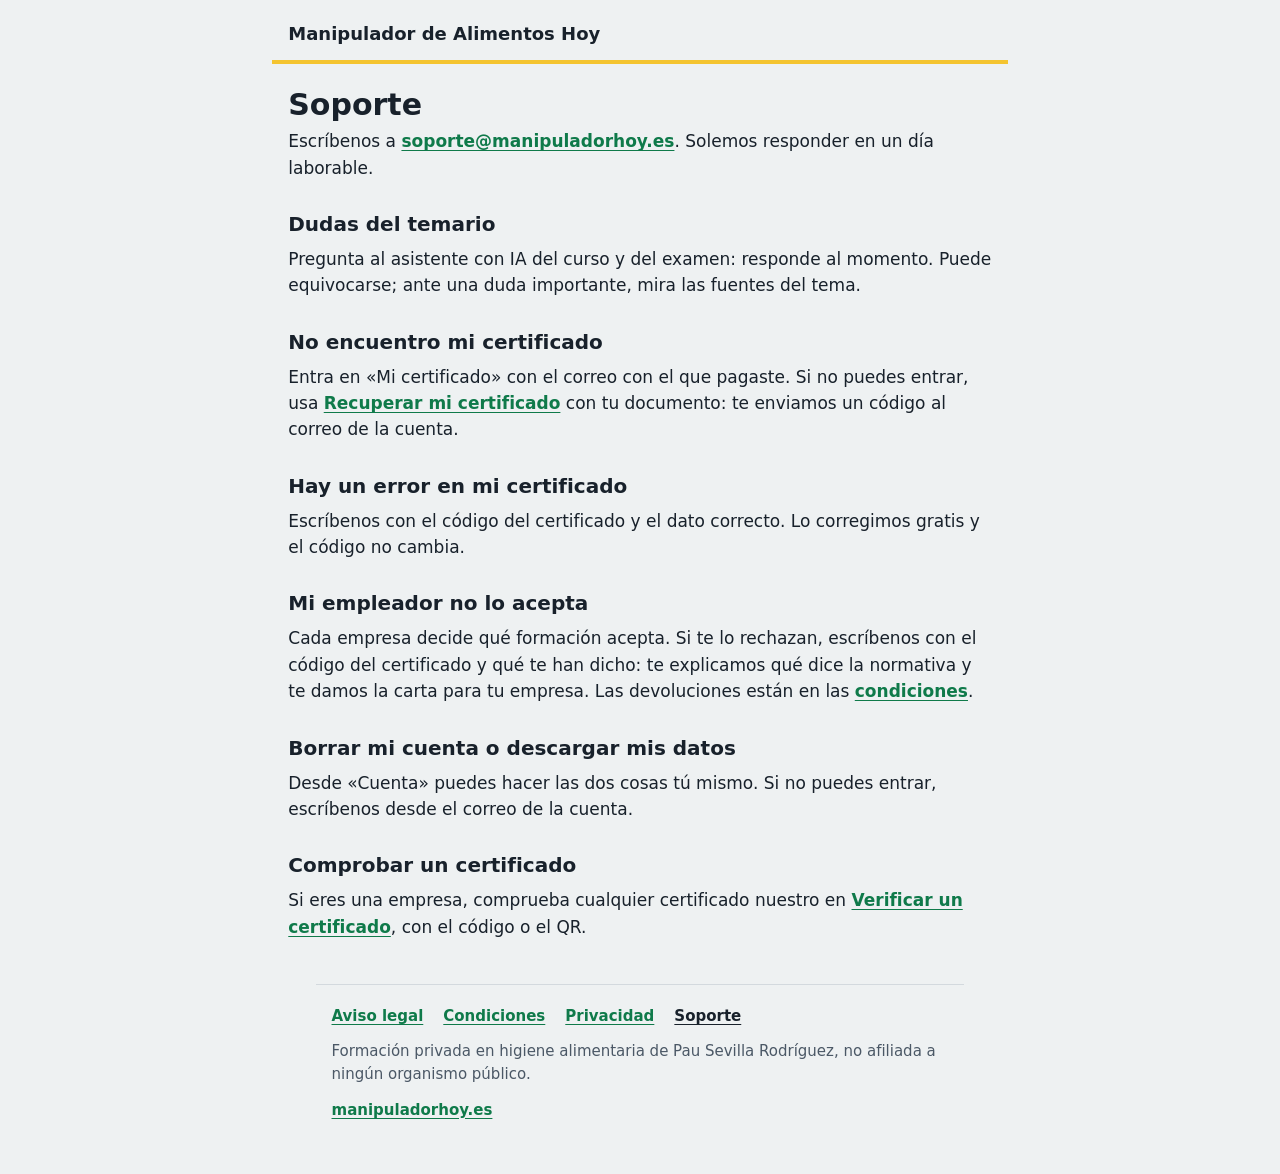
<file: soporte.html>
<!doctype html>
<html lang="es">
<head>
<meta charset="utf-8">
<meta name="viewport" content="width=device-width, initial-scale=1">
<title>Soporte · Manipulador de Alimentos Hoy</title>
<meta name="description" content="Soporte de Manipulador de Alimentos Hoy.">
<link rel="stylesheet" href="estilos.css">
</head>
<body>
<a class="saltar" href="#contenido">Ir al contenido</a>
<header><a class="marca" href="index.html">Manipulador de Alimentos Hoy</a></header>
<main id="contenido">
<h1>Soporte</h1>
<p>Escríbenos a <a href="mailto:soporte@manipuladorhoy.es">soporte@manipuladorhoy.es</a>. Solemos responder en un día laborable.</p>
<h2>Dudas del temario</h2>
<p>Pregunta al asistente con IA del curso y del examen: responde al momento. Puede equivocarse; ante una duda importante, mira las fuentes del tema.</p>
<h2>No encuentro mi certificado</h2>
<p>Entra en «Mi certificado» con el correo con el que pagaste. Si no puedes entrar, usa <a href="https://manipuladorhoy.es/recuperar">Recuperar mi certificado</a> con tu documento: te enviamos un código al correo de la cuenta.</p>
<h2>Hay un error en mi certificado</h2>
<p>Escríbenos con el código del certificado y el dato correcto. Lo corregimos gratis y el código no cambia.</p>
<h2>Mi empleador no lo acepta</h2>
<p>Cada empresa decide qué formación acepta. Si te lo rechazan, escríbenos con el código del certificado y qué te han dicho: te explicamos qué dice la normativa y te damos la carta para tu empresa. Las devoluciones están en las <a href="condiciones.html">condiciones</a>.</p>
<h2>Borrar mi cuenta o descargar mis datos</h2>
<p>Desde «Cuenta» puedes hacer las dos cosas tú mismo. Si no puedes entrar, escríbenos desde el correo de la cuenta.</p>
<h2>Comprobar un certificado</h2>
<p>Si eres una empresa, comprueba cualquier certificado nuestro en <a href="https://manipuladorhoy.es/verificar">Verificar un certificado</a>, con el código o el QR.</p>
</main>
<footer>
<nav aria-label="Información legal"><a href="aviso-legal.html">Aviso legal</a><a href="condiciones.html">Condiciones</a><a href="privacidad.html">Privacidad</a><a href="soporte.html" aria-current="page">Soporte</a></nav>
<p>Formación privada en higiene alimentaria de Pau Sevilla Rodríguez, no afiliada a ningún organismo público.</p>
<p><a href="https://manipuladorhoy.es/">manipuladorhoy.es</a></p>
</footer>
</body>
</html>
</file>
<file: estilos.css>
:root { --acero: #EEF1F2; --blanco: #FFFFFF; --tinta: #18212B; --suave: #4B5866; --linea: #D3D9DE; --verde: #0F7A4A; --amarillo: #F4C430; color-scheme: light dark; }
@media (prefers-color-scheme: dark) { :root { --acero: #10161D; --blanco: #18202A; --tinta: #E8EDF1; --suave: #A7B3BF; --linea: #2A3540; --verde: #46D18C; } }
* { box-sizing: border-box; }
body { margin: 0; background: var(--acero); color: var(--tinta); font: 17px/1.55 system-ui, -apple-system, "Segoe UI", Roboto, sans-serif; }
.saltar { position: absolute; left: -999px; }
.saltar:focus { left: 16px; top: 8px; background: var(--blanco); padding: 8px 12px; }
header, main, footer { max-width: 68ch; margin: 0 auto; padding-left: max(16px, env(safe-area-inset-left)); padding-right: max(16px, env(safe-area-inset-right)); }
header { padding-top: 20px; padding-bottom: 12px; border-bottom: 4px solid var(--amarillo); }
.marca { color: var(--tinta); font-weight: 800; text-decoration: none; font-size: 18px; }
main { padding-top: 24px; padding-bottom: 32px; }
h1 { font-size: 30px; line-height: 1.15; margin: 0 0 6px; }
h2 { font-size: 20px; margin: 28px 0 6px; }
.fecha { color: var(--suave); font-size: 15px; }
p { margin: 0 0 12px; }
ul { margin: 0 0 12px; padding-left: 22px; }
li { margin-bottom: 6px; }
a { color: var(--verde); font-weight: 600; overflow-wrap: anywhere; text-underline-offset: 3px; }
a:focus-visible { outline: 3px solid var(--verde); outline-offset: 2px; border-radius: 2px; }
footer { padding-top: 20px; padding-bottom: 40px; border-top: 1px solid var(--linea); color: var(--suave); font-size: 15px; }
footer nav { display: flex; flex-wrap: wrap; gap: 8px 20px; margin-bottom: 12px; }
footer nav a[aria-current] { color: var(--tinta); }
</file>
